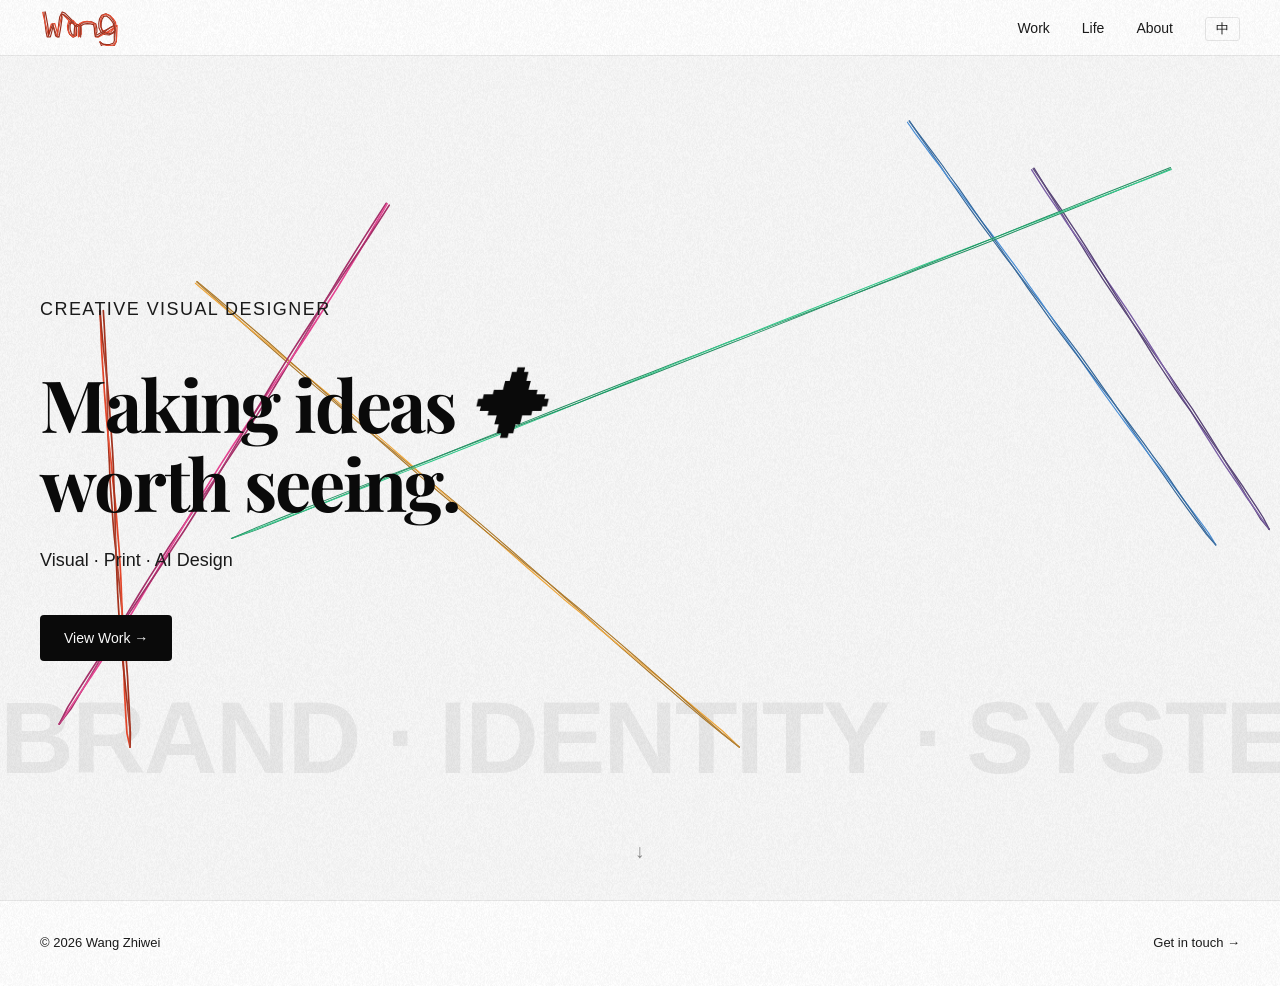
<file: index.html>
<!DOCTYPE html>
<html lang="zh-CN">
<head>
  <meta charset="UTF-8">
  <meta name="viewport" content="width=device-width, initial-scale=1.0">
  <title>汪志伟 — Creative Visual Designer</title>
  <link rel="preconnect" href="https://fonts.googleapis.com">
  <link href="https://fonts.googleapis.com/css2?family=Playfair+Display:ital,wght@0,700;0,900;1,700&display=swap" rel="stylesheet">
  <link rel="stylesheet" href="css/style.css">
</head>
<body>
<svg width="0" height="0" style="position:absolute">
  <defs>
    <filter id="sketch-filter" x="-5%" y="-5%" width="110%" height="110%">
      <feTurbulence type="fractalNoise" baseFrequency="0.04" numOctaves="4" seed="2" result="noise"/>
      <feDisplacementMap in="SourceGraphic" in2="noise" scale="1.8" xChannelSelector="R" yChannelSelector="G"/>
    </filter>
  </defs>
</svg>

<!-- 磁性光标 -->
<div id="cursor"></div>
<div id="cursor-dot"></div>
<div id="cursor-glow"></div>
<!-- 噪点纹理 -->
<canvas id="grain-canvas"></canvas>

<nav>
  <a href="index.html" class="nav-logo">
    <canvas id="logo-canvas" width="120" height="36"></canvas>
    <span class="nav-name-hover">Contact me</span>
  </a>
  <ul class="nav-links">
    <li><a href="work.html" data-zh="作品" data-en="Work">Work</a></li>
    <li><a href="life.html" data-zh="生活" data-en="Life">Life</a></li>
    <li><a href="about.html" data-zh="关于" data-en="About">About</a></li>
    <li><button id="lang-toggle" class="lang-btn">中</button></li>
  </ul>
</nav>

<!-- 单屏容器 -->
<div class="hero-screen" id="hero-screen">
  <canvas id="rope-canvas"></canvas>


  <!-- 大字幕 -->
  <div class="marquee-wrap">
    <div class="marquee-track">
      <span>BRAND · IDENTITY · SYSTEM · VISUAL · STRATEGY · DESIGN · </span>
      <span>BRAND · IDENTITY · SYSTEM · VISUAL · STRATEGY · DESIGN · </span>
    </div>
  </div>

  <!-- Hero 文字 -->
  <div class="hero" id="hero-text">
    <p class="hero-tag reveal" data-zh="创意视觉设计师" data-en="Creative Visual Designer">Creative Visual Designer</p>
    <h1 class="split-text" data-zh="让创意<br>被看见。<span class='sym'>✦</span>" data-en="Making ideas <span class='sym'>✦</span><br>worth seeing.">Making ideas <span class="sym">✦</span><br>worth seeing.</h1>
    <p class="reveal" data-zh="视觉 · 线下物料 · AI 设计" data-en="Visual · Print · AI Design">Visual · Print · AI Design</p>
    <a href="work.html" class="btn reveal magnetic" data-zh="查看作品 →" data-en="View Work →">View Work →</a>
  </div>

  <!-- 项目卡片网格（下滑后显现） -->
  <div class="cards-overlay" id="cards-overlay">
    <p class="section-label" data-zh="精选项目" data-en="Selected Projects">Selected Projects</p>
    <div class="project-grid" id="project-grid"></div>
  </div>

  <div class="fp-scroll-hint" id="scroll-hint">↓</div>
</div>

<!-- 右侧触发区 -->
<div id="music-trigger"></div>

<!-- 音乐播放器 -->
<div id="music-player">
  <div class="mp-header">
    <span class="mp-title">Favorites</span>
    <button class="mp-close" id="mp-close">✕</button>
  </div>
  <div class="mp-cover">
    <div class="mp-disc" id="mp-disc">
      <div class="mp-disc-inner"></div>
    </div>
  </div>
  <div class="mp-info">
    <p class="mp-song" id="mp-song">Comptine d'un autre été</p>
    <p class="mp-artist" id="mp-artist">Yann Tiersen</p>
  </div>
  <div class="mp-progress">
    <div class="mp-bar"><div class="mp-fill" id="mp-fill"></div></div>
    <div class="mp-time"><span id="mp-cur">0:00</span><span id="mp-dur">3:24</span></div>
  </div>
  <div class="mp-controls">
    <button class="mp-btn" id="mp-prev">⏮</button>
    <button class="mp-btn mp-play" id="mp-play">▶</button>
    <button class="mp-btn" id="mp-next">⏭</button>
  </div>
  <ul class="mp-list" id="mp-list"></ul>
</div>

<footer>
  <span data-zh="© 2026 汪志伟" data-en="© 2026 Wang Zhiwei">© 2026 汪志伟</span>
  <a href="about.html" data-zh="联系我 →" data-en="Get in touch →">Get in touch →</a>
</footer>

<script src="js/main.js"></script>
<script src="js/interactions.js"></script>
<script src="js/rope-canvas.js"></script>
<script src="js/logo-rope.js"></script>

</body>
</html>
</file>
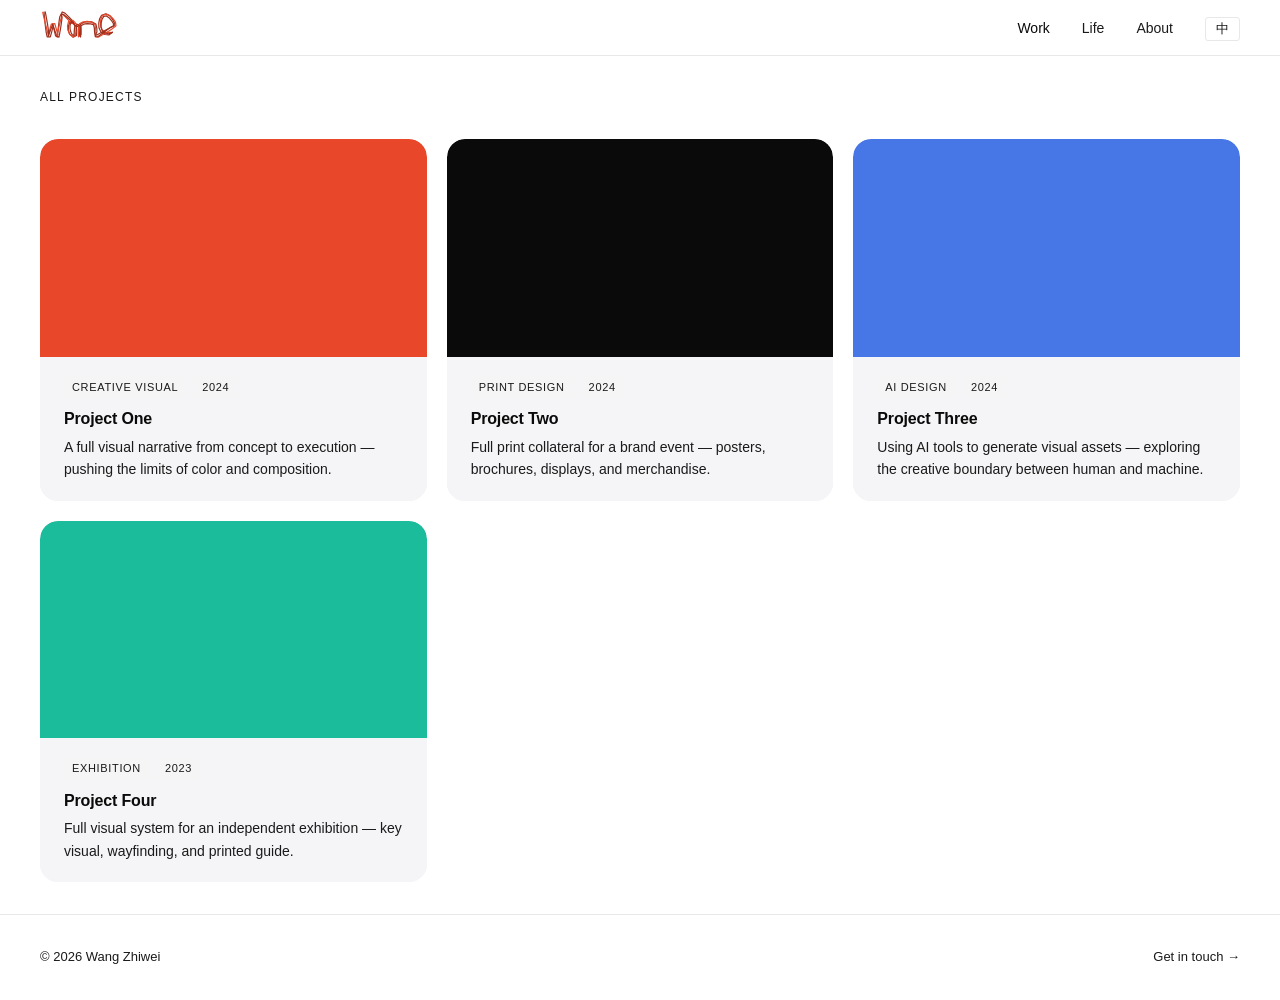
<file: work.html>
<!DOCTYPE html>
<html lang="zh-CN">
<head>
  <meta charset="UTF-8">
  <meta name="viewport" content="width=device-width, initial-scale=1.0">
  <title>Work — 汪志伟</title>
  <link rel="stylesheet" href="css/style.css">
</head>
<body class="page-scroll">
<svg width="0" height="0" style="position:absolute">
  <defs>
    <filter id="sketch-filter" x="-5%" y="-5%" width="110%" height="110%">
      <feTurbulence type="fractalNoise" baseFrequency="0.04" numOctaves="4" seed="2" result="noise"/>
      <feDisplacementMap in="SourceGraphic" in2="noise" scale="1.8" xChannelSelector="R" yChannelSelector="G"/>
    </filter>
  </defs>
</svg>
<div id="cursor"></div>
<div id="cursor-dot"></div>
<div id="cursor-glow"></div>

<nav>
  <a href="index.html" class="nav-logo">
    <canvas id="logo-canvas" width="120" height="36"></canvas>
    <span class="nav-name-hover">Contact me</span>
  </a>
  <ul class="nav-links">
    <li><a href="work.html" class="active" data-zh="作品" data-en="Work">Work</a></li>
    <li><a href="life.html" data-zh="生活" data-en="Life">Life</a></li>
    <li><a href="about.html" data-zh="关于" data-en="About">About</a></li>
    <li><button id="lang-toggle" class="lang-btn">中</button></li>
  </ul>
</nav>

<section>
  <p class="section-label" data-zh="全部项目" data-en="All Projects">All Projects</p>
  <div class="project-grid">

    <a href="project.html?id=1" class="project-card">
      <div class="card-cover">
        <div style="width:100%;height:100%;background:#E8472A"></div>
      </div>
      <div class="card-body">
        <div class="card-tags"><span class="tag" data-zh="创意视觉" data-en="Creative Visual">创意视觉</span><span class="tag">2024</span></div>
        <p class="card-title" data-zh="项目一" data-en="Project One">项目一</p>
        <p class="card-desc" data-zh="从概念到落地的完整视觉叙事，探索色彩与构图的边界。" data-en="A full visual narrative from concept to execution — pushing the limits of color and composition.">A full visual narrative from concept to execution — pushing the limits of color and composition.</p>
      </div>
    </a>

    <a href="project.html?id=2" class="project-card">
      <div class="card-cover">
        <div style="width:100%;height:100%;background:#0a0a0a"></div>
      </div>
      <div class="card-body">
        <div class="card-tags"><span class="tag" data-zh="线下物料" data-en="Print Design">线下物料</span><span class="tag">2024</span></div>
        <p class="card-title" data-zh="项目二" data-en="Project Two">项目二</p>
        <p class="card-desc" data-zh="为品牌活动设计全套线下物料，涵盖海报、折页、展架与周边。" data-en="Full print collateral for a brand event — posters, brochures, displays, and merchandise.">Full print collateral for a brand event — posters, brochures, displays, and merchandise.</p>
      </div>
    </a>

    <a href="project.html?id=3" class="project-card">
      <div class="card-cover">
        <div style="width:100%;height:100%;background:#4776E6"></div>
      </div>
      <div class="card-body">
        <div class="card-tags"><span class="tag" data-zh="AI 设计" data-en="AI Design">AI 设计</span><span class="tag">2024</span></div>
        <p class="card-title" data-zh="项目三" data-en="Project Three">项目三</p>
        <p class="card-desc" data-zh="用 AI 工具辅助生成视觉素材，探索人机协作的创作边界。" data-en="Using AI tools to generate visual assets — exploring the creative boundary between human and machine.">Using AI tools to generate visual assets — exploring the creative boundary between human and machine.</p>
      </div>
    </a>

    <a href="project.html?id=4" class="project-card">
      <div class="card-cover">
        <div style="width:100%;height:100%;background:#1ABC9C"></div>
      </div>
      <div class="card-body">
        <div class="card-tags"><span class="tag" data-zh="展览物料" data-en="Exhibition">展览物料</span><span class="tag">2023</span></div>
        <p class="card-title" data-zh="项目四" data-en="Project Four">项目四</p>
        <p class="card-desc" data-zh="为独立展览设计全套视觉物料，包括主视觉、指引系统与手册。" data-en="Full visual system for an independent exhibition — key visual, wayfinding, and printed guide.">Full visual system for an independent exhibition — key visual, wayfinding, and printed guide.</p>
      </div>
    </a>

  </div>
</section>

<footer>
  <span data-zh="© 2026 汪志伟" data-en="© 2026 Wang Zhiwei">© 2026 汪志伟</span>
  <a href="about.html">Get in touch →</a>
</footer>

<script src="js/main.js"></script>
<script src="js/interactions.js"></script>
<script src="js/logo-rope.js"></script>
</body>
</html>
</file>
<file: css/style.css>
*, *::before, *::after { box-sizing: border-box; margin: 0; padding: 0; }

:root {
  --bg: #ffffff;
  --text: #0a0a0a;
  --muted: #1a1a1a;
  --border: #e8e8e8;
  --surface: #f5f5f5;
  --accent: #111111;
  --unit: 8px;
}

html { font-size: 16px; scroll-behavior: smooth; }

body {
  font-family: -apple-system, BlinkMacSystemFont, "Segoe UI", sans-serif;
  background: var(--bg);
  color: var(--text);
  line-height: 1.6;
  overflow: hidden;
  cursor: url("data:image/svg+xml,%3Csvg xmlns='http://www.w3.org/2000/svg' width='32' height='32' viewBox='0 0 32 32'%3E%3Cpath d='M6 26 L10 18 L22 6 Q26 2 28 6 Q30 10 26 12 L14 24 Z' fill='%23fffef9' stroke='%230a0a0a' stroke-width='1.8' stroke-linejoin='round'/%3E%3Cpath d='M10 18 L14 22' stroke='%230a0a0a' stroke-width='1.2'/%3E%3Ccircle cx='25' cy='7' r='1.5' fill='%230a0a0a'/%3E%3Cpath d='M6 26 L5 29 L8 28 Z' fill='%230a0a0a'/%3E%3C/svg%3E") 4 28, auto;
}

body.page-scroll {
  overflow-y: auto;
}

a { color: inherit; text-decoration: none; }
button { cursor: inherit; }

/* ── 单屏容器 ── */
.hero-screen {
  height: calc(100vh - 56px);
  position: relative;
  overflow: hidden;
  display: flex;
  flex-direction: column;
  justify-content: center;
  background: #f8f8f8;
}
#rope-canvas {
  position: absolute;
  inset: 0;
  width: 100%;
  height: 100%;
  pointer-events: none;
  z-index: 1;
}

.fp-scroll-hint {
  position: absolute;
  bottom: 32px;
  left: 50%;
  transform: translateX(-50%);
  font-size: 1.2rem;
  color: var(--muted);
  animation: bounce 1.8s ease infinite;
  opacity: 0.5;
  transition: opacity 0.4s ease;
}
.fp-scroll-hint.hidden { opacity: 0; pointer-events: none; }
@keyframes bounce {
  0%,100% { transform: translateX(-50%) translateY(0); }
  50%      { transform: translateX(-50%) translateY(8px); }
}

/* ── 卡片覆盖层（下滑后显现） ── */
.cards-overlay {
  position: absolute;
  inset: 0;
  padding: calc(var(--unit) * 5);
  display: flex;
  flex-direction: column;
  justify-content: center;
  opacity: 0;
  pointer-events: none;
  z-index: 5;
}
.cards-overlay.visible {
  opacity: 1;
  pointer-events: all;
}

/* 网格内的装饰卡片重置为正常流 */
#project-grid .deco-card {
  position: relative;
  left: auto; top: auto;
  width: 100%;
  opacity: 1;
}


/* ── Hero 文字 ── */
.hero h1 {
  font-family: 'Playfair Display', Georgia, serif;
  font-size: clamp(3.5rem, 8vw, 7rem);
  font-weight: 900;
  line-height: 1.0;
  letter-spacing: -0.03em;
  margin-bottom: calc(var(--unit) * 3);
  color: var(--text);
}
.hero h1 .sym {
  display: inline-block;
  font-style: italic;
  animation: sym-spin 6s linear infinite;
  transform-origin: center;
  will-change: transform;
}
@keyframes sym-spin {
  0%   { transform: rotate(0deg) scale(1); }
  50%  { transform: rotate(180deg) scale(1.2); }
  100% { transform: rotate(360deg) scale(1); }
}

/* 徽章改为发光玻璃 */
.badge-glass {
  background: rgba(255,255,255,0.12);
  backdrop-filter: blur(20px) saturate(180%);
  -webkit-backdrop-filter: blur(20px) saturate(180%);
  border: 1px solid rgba(255,255,255,0.5);
  color: var(--text);
  box-shadow: 0 4px 24px rgba(0,0,0,0.06), inset 0 1px 0 rgba(255,255,255,0.8), 0 0 0 0 rgba(196,77,255,0);
  transition: box-shadow 0.3s ease, transform 0.18s ease;
}
.badge-glass:hover {
  box-shadow: 0 8px 32px rgba(196,77,255,0.25), inset 0 1px 0 rgba(255,255,255,0.8), 0 0 20px rgba(71,118,230,0.15);
}
.badge-flat {
  background: #0a0a0a;
  border: none;
  color: #fff;
  box-shadow: 0 4px 16px rgba(0,0,0,0.2), 0 0 0 0 rgba(196,77,255,0);
  transition: box-shadow 0.3s ease, transform 0.18s ease;
}
.badge-flat:hover {
  box-shadow: 0 8px 28px rgba(0,0,0,0.35), 0 0 16px rgba(196,77,255,0.2);
}
.badge-sticker {
  background: #fff;
  border: 2.5px solid #0a0a0a;
  color: #0a0a0a;
  box-shadow: 3px 3px 0 #0a0a0a;
}
.badge-sticker:hover { box-shadow: 5px 5px 0 #0a0a0a; }

/* ── Hero ── */
.hero {
  padding: 0 calc(var(--unit) * 5);
  max-width: 800px;
  position: relative;
  z-index: 1;
}
#grain-canvas {
  position: fixed;
  inset: 0;
  width: 100%; height: 100%;
  pointer-events: none;
  z-index: 9998;
  opacity: 0.045;
  mix-blend-mode: multiply;
}

/* ── 光标渐变混色层 ── */
#cursor-glow {
  position: fixed;
  width: 40px; height: 40px;
  border-radius: 50%;
  pointer-events: none;
  z-index: 9996;
  mix-blend-mode: multiply;
  background: conic-gradient(#C44DFF, #4776E6, #1ABC9C, #FF8C42, #C44DFF);
  transform: translate(-20px, -20px);
  opacity: 0;
  transition: opacity 0.25s ease;
  animation: glow-spin 1.5s linear infinite;
}
@keyframes glow-spin {
  to { filter: hue-rotate(360deg); }
}


#trail-canvas {
  position: fixed;
  inset: 0;
  width: 100%; height: 100%;
  pointer-events: none;
  z-index: 9997;
}

/* ── 大字幕 ── */
.marquee-wrap {
  position: absolute;
  bottom: 80px;
  left: 0;
  width: 100%;
  overflow: hidden;
  pointer-events: none;
  opacity: 0.06;
}
.marquee-track {
  display: flex;
  white-space: nowrap;
  font-size: clamp(3rem, 8vw, 7rem);
  font-weight: 800;
  letter-spacing: -0.02em;
  animation: marquee 18s linear infinite;
}
.marquee-track span { padding-right: 2rem; }
@keyframes marquee {
  from { transform: translateX(0); }
  to   { transform: translateX(-50%); }
}

img { display: block; width: 100%; object-fit: cover; }

/* ── Nav ── */
nav {
  position: sticky;
  top: 0;
  z-index: 100;
  background: #ffffff;
  border-bottom: 1px solid var(--border);
  display: flex;
  align-items: center;
  justify-content: space-between;
  padding: 0 calc(var(--unit) * 5);
  height: 56px;
}

/* ── Nav Avatar ── */
.nav-logo {
  font-weight: 700;
  font-size: 1rem;
  letter-spacing: -0.02em;
  display: flex;
  align-items: center;
  gap: 8px;
}
#logo-canvas {
  display: block;
  width: 120px;
  height: 36px;
  vertical-align: middle;
}

.nav-avatar {
  position: relative;
  width: 28px;
  height: 28px;
  cursor: pointer;
}

.avatar-body {
  width: 28px;
  height: 28px;
  border-radius: 50%;
  background: linear-gradient(135deg, #C44DFF, #4776E6);
  display: flex;
  align-items: center;
  justify-content: center;
  font-size: 16px;
  line-height: 1;
  transition: transform 0.3s cubic-bezier(0.34,1.56,0.64,1);
  transform-style: preserve-3d;
}

.avatar-hand {
  position: absolute;
  top: -4px;
  right: -6px;
  font-size: 13px;
  transform-origin: bottom center;
  transform: rotate(0deg) scale(0);
  transition: transform 0.2s ease, opacity 0.2s ease;
  opacity: 0;
  pointer-events: none;
}

.nav-name { transition: opacity 0.15s ease; }
.nav-name-hover { display: none; white-space: nowrap; }
.nav-logo:hover .nav-name { display: none; }
.nav-logo:hover .nav-name-hover { display: inline; }

.nav-logo:hover .avatar-body {
  transform: rotate3d(0,1,0,20deg) scale(1.15);
}

.nav-logo:hover .avatar-hand {
  opacity: 1;
  transform: scale(1) rotate(-20deg);
  animation: wave 0.6s ease 0.1s infinite alternate;
}

@keyframes wave {
  from { transform: scale(1) rotate(-20deg); }
  to   { transform: scale(1) rotate(10deg); }
}

.nav-links {
  display: flex;
  gap: calc(var(--unit) * 4);
  list-style: none;
}

.nav-links a {
  font-size: 0.875rem;
  color: var(--muted);
  transition: color 0.2s;
}

.nav-links a:hover,
.nav-links a.active { color: var(--text); }

.hero-tag {
  font-size: 0.8125rem;
  color: var(--muted);
  letter-spacing: 0.08em;
  text-transform: uppercase;
  margin-bottom: calc(var(--unit) * 2);
}

.hero h1 {
  font-size: clamp(2.5rem, 6vw, 4.5rem);
  font-weight: 700;
  line-height: 1.1;
  letter-spacing: -0.03em;
  margin-bottom: calc(var(--unit) * 3);
}

.hero p {
  font-size: 1.125rem;
  color: var(--muted);
  max-width: 480px;
  margin-bottom: calc(var(--unit) * 5);
}

.btn {
  display: inline-block;
  padding: calc(var(--unit) * 1.5) calc(var(--unit) * 3);
  background: var(--text);
  color: var(--bg);
  font-size: 0.875rem;
  font-weight: 500;
  border-radius: 4px;
  transition: opacity 0.2s;
}

.btn:hover { opacity: 0.75; }

.btn-outline {
  background: transparent;
  color: var(--text);
  border: 1px solid var(--border);
}

.btn-outline:hover { background: var(--surface); opacity: 1; }

/* ── Section ── */
section {
  padding: calc(var(--unit) * 4) calc(var(--unit) * 5);
}

.section-label {
  font-size: 0.75rem;
  letter-spacing: 0.1em;
  text-transform: uppercase;
  color: var(--muted);
  margin-bottom: calc(var(--unit) * 4);
}

/* ── Project Grid ── */
.project-grid {
  position: absolute;
  inset: 0;
}

/* 首页散落卡片：苹果风格 */
#project-grid .project-card {
  width: 240px;
  border-radius: 18px;
  outline: none;
  box-shadow: 0 4px 24px rgba(0,0,0,0.08);
  background: #f5f5f7;
  filter: none;
  transform: translateY(-50%) rotate(var(--card-tilt, -0.8deg));
}
#project-grid .project-card:hover {
  transform: translateY(-54%) rotate(0deg) scale(1.03);
  box-shadow: 0 12px 40px rgba(0,0,0,0.13);
}
#project-grid .card-cover { border-radius: 18px 18px 0 0; }
#project-grid .card-body  { background: #f5f5f7; }

/* section 内的网格恢复正常流 */
section .project-grid {
  position: static;
  display: grid;
  grid-template-columns: repeat(auto-fill, minmax(320px, 1fr));
  gap: calc(var(--unit) * 2.5);
  align-items: start;
}

section .project-card {
  position: relative;
  width: auto;
  top: auto;
  left: auto;
  transform: none;
  border-radius: 18px;
  outline: none;
  box-shadow: none;
  background: #f5f5f7;
  filter: none;
  transition: transform 0.3s cubic-bezier(0.34,1.3,0.64,1);
}

section .project-card:hover {
  transform: scale(1.02);
  box-shadow: none;
}

section .card-cover {
  border-radius: 18px 18px 0 0;
}

section .card-body {
  padding: calc(var(--unit) * 2.5) calc(var(--unit) * 3);
  background: #f5f5f7;
}

.project-card {
  position: absolute;
  border: none;
  border-radius: 2px;
  overflow: hidden;
  background: #fffef9;
  backdrop-filter: none;
  -webkit-backdrop-filter: none;
  transition: transform 0.25s cubic-bezier(0.34,1.3,0.64,1), box-shadow 0.25s;
  cursor: pointer;
  outline: 2px solid #0a0a0a;
  outline-offset: -2px;
  box-shadow: 3px 3px 0 #0a0a0a;
  transform: rotate(var(--card-tilt, -0.8deg));
  filter: url(#sketch-filter);
}

.project-card:nth-child(2n)   { --card-tilt:  0.6deg; }
.project-card:nth-child(3n)   { --card-tilt: -1.2deg; }
.project-card:nth-child(4n)   { --card-tilt:  1.0deg; }

.project-card:hover {
  transform: rotate(0deg) translateY(-4px);
  box-shadow: 5px 5px 0 #0a0a0a;
}

/* ── 卡片风格变体（统一手绘风） ── */
.card-flat {
  background: #0a0a0a;
  outline-color: #0a0a0a;
  box-shadow: 3px 3px 0 #444;
}
.card-flat .card-body { background: #0a0a0a; }
.card-flat .card-title, .card-flat .card-desc { color: #fff; }
.card-flat .tag { background: rgba(255,255,255,0.12); color: rgba(255,255,255,0.6); }

.card-glass {
  background: rgba(255,255,255,0.6);
  backdrop-filter: none;
}

.card-sticker {
  background: #fffde8;
  outline: 2.5px solid #0a0a0a;
  box-shadow: 4px 4px 0 #0a0a0a;
}
.card-sticker:hover {
  transform: rotate(0deg) translateY(-4px) !important;
  box-shadow: 6px 6px 0 #0a0a0a;
}
.card-sticker .tag { border: 1px solid #0a0a0a; background: transparent; }

.card-cover {
  aspect-ratio: 16/9;
  background: var(--surface);
  overflow: hidden;
}

.card-cover img { height: 100%; transition: transform 0.4s; }
.project-card:hover .card-cover img { transform: scale(1.03); }

.card-body {
  padding: calc(var(--unit) * 2.5) calc(var(--unit) * 3);
}

.card-tags {
  display: flex;
  gap: calc(var(--unit));
  flex-wrap: wrap;
  margin-bottom: calc(var(--unit));
}

.tag {
  font-size: 0.6875rem;
  letter-spacing: 0.06em;
  text-transform: uppercase;
  color: var(--muted);
  background: var(--surface);
  padding: 2px 8px;
  border-radius: 2px;
}

.card-title {
  font-size: 1rem;
  font-weight: 600;
  letter-spacing: -0.01em;
  margin-bottom: calc(var(--unit) * 0.5);
}

.card-desc {
  font-size: 0.875rem;
  color: var(--muted);
}

/* ── Project Detail ── */
.project-header {
  padding: calc(var(--unit) * 12) calc(var(--unit) * 5) calc(var(--unit) * 6);
  max-width: 720px;
}

.project-header h1 {
  font-size: clamp(1.75rem, 4vw, 3rem);
  font-weight: 700;
  letter-spacing: -0.03em;
  margin: calc(var(--unit) * 2) 0 calc(var(--unit) * 1.5);
}

.project-meta {
  display: flex;
  gap: calc(var(--unit) * 4);
  font-size: 0.875rem;
  color: var(--muted);
  padding: calc(var(--unit) * 4) 0;
  border-top: 1px solid var(--border);
  border-bottom: 1px solid var(--border);
  margin-bottom: calc(var(--unit) * 6);
}

.meta-item span:first-child {
  display: block;
  font-size: 0.75rem;
  letter-spacing: 0.06em;
  text-transform: uppercase;
  margin-bottom: 4px;
}

.project-cover {
  width: 100%;
  aspect-ratio: 16/7;
  background: var(--surface);
  overflow: hidden;
  margin-bottom: calc(var(--unit) * 8);
}

.project-body {
  max-width: 680px;
  margin: 0 auto;
  padding: 0 calc(var(--unit) * 5) calc(var(--unit) * 12);
}

.project-body h2 {
  font-size: 1.25rem;
  font-weight: 600;
  letter-spacing: -0.02em;
  margin: calc(var(--unit) * 6) 0 calc(var(--unit) * 2);
}

.project-body p {
  color: var(--muted);
  margin-bottom: calc(var(--unit) * 2);
}

.project-image {
  width: 100%;
  background: var(--surface);
  border-radius: 6px;
  overflow: hidden;
  margin: calc(var(--unit) * 4) 0;
}

.project-image.tall { aspect-ratio: 4/3; }
.project-image.wide { aspect-ratio: 16/9; }

.project-nav {
  display: flex;
  justify-content: space-between;
  padding: calc(var(--unit) * 6) calc(var(--unit) * 5);
  border-top: 1px solid var(--border);
}

.project-nav a {
  font-size: 0.875rem;
  color: var(--muted);
  transition: color 0.2s;
}

.project-nav a:hover { color: var(--text); }

/* ── About ── */
.about-grid {
  display: grid;
  grid-template-columns: 1fr 2fr;
  gap: calc(var(--unit) * 8);
  align-items: start;
  max-width: 900px;
}

.about-avatar {
  aspect-ratio: 1;
  background: var(--surface);
  border-radius: 8px;
  overflow: hidden;
}

.about-name {
  font-size: 1.75rem;
  font-weight: 700;
  letter-spacing: -0.03em;
  margin-bottom: calc(var(--unit));
}

.about-role {
  color: var(--muted);
  margin-bottom: calc(var(--unit) * 3);
}

.about-bio {
  color: var(--muted);
  margin-bottom: calc(var(--unit) * 4);
}

.skills-list {
  display: flex;
  flex-wrap: wrap;
  gap: calc(var(--unit));
  margin-bottom: calc(var(--unit) * 5);
}

.contact-links {
  display: flex;
  gap: calc(var(--unit) * 2);
  flex-wrap: wrap;
}

.lang-btn {
  background: none;
  border: 1px solid var(--border);
  color: var(--muted);
  font-size: 0.8125rem;
  padding: 2px 10px;
  border-radius: 3px;
  cursor: pointer;
  transition: color 0.2s, border-color 0.2s;
}
.lang-btn:hover { color: var(--text); border-color: var(--text); }
footer {
  border-top: 1px solid var(--border);
  padding: calc(var(--unit) * 4) calc(var(--unit) * 5);
  display: flex;
  justify-content: space-between;
  align-items: center;
  font-size: 0.8125rem;
  color: var(--muted);
}

/* ── 浮动装饰卡片 ── */
.deco-cards {
  position: absolute;
  inset: 0;
  pointer-events: none;
  z-index: 0;
}
.deco-card {
  position: absolute;
  left: var(--dx);
  top: var(--dy);
  width: 200px;
  background: #fff;
  border: 1px solid rgba(0,0,0,0.08);
  border-radius: 14px;
  padding: 0;
  overflow: hidden;
  box-shadow: 0 8px 32px rgba(0,0,0,0.1), 0 2px 6px rgba(0,0,0,0.06);
  opacity: 0;
  transition: opacity 0.6s ease var(--dd, 0s), box-shadow 0.3s ease, transform 0.3s cubic-bezier(0.34,1.3,0.64,1);
  pointer-events: all;
  text-decoration: none;
  color: inherit;
  display: block;
  will-change: transform;
}
.deco-card.show {
  opacity: 1;
  animation: deco-float 3.5s ease-in-out var(--dd, 0s) infinite alternate;
}
.deco-card.show:hover {
  animation-play-state: paused;
  box-shadow: 0 16px 48px rgba(0,0,0,0.16);
  transform: rotate(0deg) translateY(-10px) scale(1.04);
}
.deco-card.show:not(.dragging) { cursor: grab !important; }
.deco-card.dragging {
  cursor: grabbing !important;
  box-shadow: 0 28px 72px rgba(0,0,0,0.25), 0 4px 16px rgba(0,0,0,0.12);
}
@keyframes deco-float {
  from { transform: rotate(var(--dr, 0deg)) translateY(0px); }
  to   { transform: rotate(var(--dr, 0deg)) translateY(-14px); }
}
.deco-card-color {
  width: 100%;
  height: 110px;
}
.deco-card span {
  display: block;
  font-size: 0.75rem;
  font-weight: 700;
  letter-spacing: 0.01em;
  color: #0a0a0a;
  padding: 10px 12px 2px;
}
.deco-card em {
  font-style: normal;
  font-size: 0.65rem;
  color: #999;
  padding: 0 12px 10px;
  display: block;
}

/* ── 散落徽章层 ── */
.badges-layer {
  position: absolute;
  inset: 0;
  pointer-events: none;
  z-index: 0;
}

.badge {
  position: absolute;
  left: var(--bx);
  top: var(--by);
  display: inline-flex;
  align-items: center;
  gap: 7px;
  padding: 8px 14px;
  font-size: 0.75rem;
  font-weight: 600;
  letter-spacing: 0.04em;
  text-transform: uppercase;
  white-space: nowrap;
  border-radius: 100px;
  pointer-events: all;
  opacity: 0;
  transform: var(--drop-from, translateY(-120px)) rotate(var(--rot, 0deg));
  transition: transform 0.18s ease, box-shadow 0.18s ease;
  will-change: transform, opacity;
}

.badge.landed {
  animation: badge-float var(--float-dur, 4s) var(--float-delay, 0s) ease-in-out infinite alternate;
}

@keyframes badge-float {
  from { transform: translateY(0px) rotate(var(--rot, 0deg)); }
  to   { transform: translateY(-10px) rotate(var(--rot, 0deg)); }
}

.badge:hover {
  transform: translateY(-6px) rotate(0deg) scale(1.08) !important;
  animation-play-state: paused;
  z-index: 10;
}

.badge-dot {
  width: 8px;
  height: 8px;
  border-radius: 50%;
  flex-shrink: 0;
}

/* 玻璃徽章 */
.badge-glass {
  background: rgba(255,255,255,0.18);
  backdrop-filter: blur(16px) saturate(160%);
  -webkit-backdrop-filter: blur(16px) saturate(160%);
  border: 1px solid rgba(255,255,255,0.45);
  color: var(--text);
  box-shadow: 0 4px 20px rgba(0,0,0,0.08), inset 0 1px 0 rgba(255,255,255,0.6);
}
.badge-glass:hover { box-shadow: 0 12px 32px rgba(0,0,0,0.14), inset 0 1px 0 rgba(255,255,255,0.6); }

/* 扁平徽章 */
.badge-flat {
  background: #0a0a0a;
  border: none;
  color: #fff;
  box-shadow: 0 4px 16px rgba(0,0,0,0.18);
}
.badge-flat:hover { box-shadow: 0 12px 28px rgba(0,0,0,0.28); }

/* 贴纸徽章 */
.badge-sticker {
  background: #fff;
  border: 2.5px solid #0a0a0a;
  color: #0a0a0a;
  box-shadow: 3px 3px 0 #0a0a0a;
}
.badge-sticker:hover { box-shadow: 5px 5px 0 #0a0a0a; }

/* ── 音乐播放器 ── */
#music-trigger {
  position: fixed;
  right: 0;
  top: 0;
  width: 24px;
  height: 100vh;
  z-index: 200;
}

#music-player {
  position: fixed;
  right: -320px;
  top: 50%;
  transform: translateY(-50%);
  width: 300px;
  background: rgba(10,10,10,0.92);
  backdrop-filter: blur(24px);
  -webkit-backdrop-filter: blur(24px);
  border: 1px solid rgba(255,255,255,0.1);
  border-radius: 16px;
  padding: 20px;
  z-index: 201;
  transition: right 0.45s cubic-bezier(0.34,1.2,0.64,1);
  color: #fff;
}
#music-player.open { right: 16px; }

.mp-header {
  display: flex;
  justify-content: space-between;
  align-items: center;
  margin-bottom: 16px;
}
.mp-title { font-size: 0.7rem; letter-spacing: 0.12em; text-transform: uppercase; opacity: 0.5; }
.mp-close {
  background: none; border: none; color: rgba(255,255,255,0.4);
  font-size: 0.75rem; padding: 2px 6px; border-radius: 4px;
  transition: color 0.2s;
}
.mp-close:hover { color: #fff; }

.mp-cover {
  display: flex;
  justify-content: center;
  align-items: center;
  margin-bottom: 16px;
  position: relative;
  height: 180px;
}

/* 唱针 */
.mp-cover::after {
  content: '';
  position: absolute;
  top: 8px; right: 36px;
  width: 2px; height: 56px;
  background: linear-gradient(to bottom, #aaa 0%, #666 100%);
  border-radius: 1px;
  transform-origin: top center;
  transform: rotate(28deg);
  transition: transform 0.6s cubic-bezier(0.34,1.2,0.64,1);
  z-index: 10;
  box-shadow: 0 2px 6px rgba(0,0,0,0.5);
}
.mp-cover.playing::after {
  transform: rotate(18deg);
}

.mp-disc {
  width: 160px; height: 160px;
  border-radius: 50%;
  position: relative;
  display: flex; align-items: center; justify-content: center;
  background:
    repeating-radial-gradient(circle at 50% 50%,
      transparent 0px, transparent 2px,
      rgba(255,255,255,0.025) 2px, rgba(255,255,255,0.025) 3px
    ),
    radial-gradient(circle at 50% 50%, #2a2a2a 0%, #111 55%, #080808 100%);
  box-shadow:
    0 12px 40px rgba(0,0,0,0.7),
    0 2px 8px rgba(0,0,0,0.5),
    inset 0 1px 0 rgba(255,255,255,0.07),
    inset 0 -1px 0 rgba(0,0,0,0.5);
  animation: none;
}
.mp-disc.playing {
  animation: spin 2.2s linear infinite;
}
@keyframes spin { to { transform: rotate(360deg); } }

/* 高光 */
.mp-disc::before {
  content: '';
  position: absolute;
  inset: 0;
  border-radius: 50%;
  background: conic-gradient(
    from 120deg,
    rgba(255,255,255,0.09) 0deg,
    transparent 40deg,
    transparent 180deg,
    rgba(255,255,255,0.04) 220deg,
    transparent 260deg
  );
  pointer-events: none;
}

/* 中心彩色标签 */
.mp-disc-inner {
  width: 48px; height: 48px;
  border-radius: 50%;
  background: radial-gradient(circle at 38% 32%, #c44dff 0%, #4776e6 50%, #1a1a2e 100%);
  box-shadow:
    0 2px 8px rgba(0,0,0,0.8),
    inset 0 1px 0 rgba(255,255,255,0.25),
    inset 0 -1px 0 rgba(0,0,0,0.4);
  position: relative;
  z-index: 1;
}
.mp-disc-inner::after {
  content: '';
  position: absolute;
  top: 50%; left: 50%;
  transform: translate(-50%,-50%);
  width: 8px; height: 8px;
  border-radius: 50%;
  background: #0a0a0a;
  box-shadow: inset 0 1px 3px rgba(0,0,0,1), 0 0 0 1px rgba(255,255,255,0.1);
}

.mp-info { text-align: center; margin-bottom: 14px; }
.mp-song { font-size: 0.9rem; font-weight: 600; margin-bottom: 4px; }
.mp-artist { font-size: 0.75rem; opacity: 0.5; }

.mp-progress { margin-bottom: 16px; }
.mp-bar {
  height: 3px; background: rgba(255,255,255,0.12);
  border-radius: 2px; margin-bottom: 6px; cursor: pointer;
}
.mp-fill {
  height: 100%; width: 0%;
  background: linear-gradient(90deg, #C44DFF, #4776E6);
  border-radius: 2px;
  transition: width 1s linear;
}
.mp-time { display: flex; justify-content: space-between; font-size: 0.65rem; opacity: 0.4; }

.mp-controls {
  display: flex;
  justify-content: center;
  gap: 16px;
  margin-bottom: 16px;
}
.mp-btn {
  background: none; border: none; color: rgba(255,255,255,0.6);
  font-size: 1rem; padding: 6px; border-radius: 50%;
  transition: color 0.2s, background 0.2s;
}
.mp-btn:hover { color: #fff; background: rgba(255,255,255,0.08); }
.mp-play {
  width: 40px; height: 40px;
  background: rgba(255,255,255,0.12);
  color: #fff; font-size: 0.9rem;
}
.mp-play:hover { background: rgba(255,255,255,0.2); }

.mp-list {
  list-style: none;
  max-height: 160px;
  overflow-y: auto;
  scrollbar-width: none;
  border-top: 1px solid rgba(255,255,255,0.08);
  padding-top: 12px;
}
.mp-list::-webkit-scrollbar { display: none; }
.mp-list li {
  display: flex;
  justify-content: space-between;
  align-items: center;
  padding: 7px 8px;
  border-radius: 6px;
  cursor: pointer;
  font-size: 0.78rem;
  opacity: 0.55;
  transition: opacity 0.2s, background 0.2s;
}
.mp-list li:hover { opacity: 1; background: rgba(255,255,255,0.06); }
.mp-list li.active { opacity: 1; color: #C44DFF; }
.mp-list li span { opacity: 0.4; font-size: 0.68rem; }

/* ── Responsive ── */
@media (max-width: 640px) {
  nav { padding: 0 calc(var(--unit) * 2.5); }
  section { padding: calc(var(--unit) * 6) calc(var(--unit) * 2.5); }
  .hero { padding: calc(var(--unit) * 10) calc(var(--unit) * 2.5) calc(var(--unit) * 8); }
  .project-grid { grid-template-columns: 1fr; }
  .about-grid { grid-template-columns: 1fr; }
  .about-avatar { max-width: 120px; }
  .project-meta { flex-wrap: wrap; gap: calc(var(--unit) * 2); }
  .project-header, .project-body { padding-left: calc(var(--unit) * 2.5); padding-right: calc(var(--unit) * 2.5); }
  footer { flex-direction: column; gap: calc(var(--unit)); text-align: center; }
}
</file>
